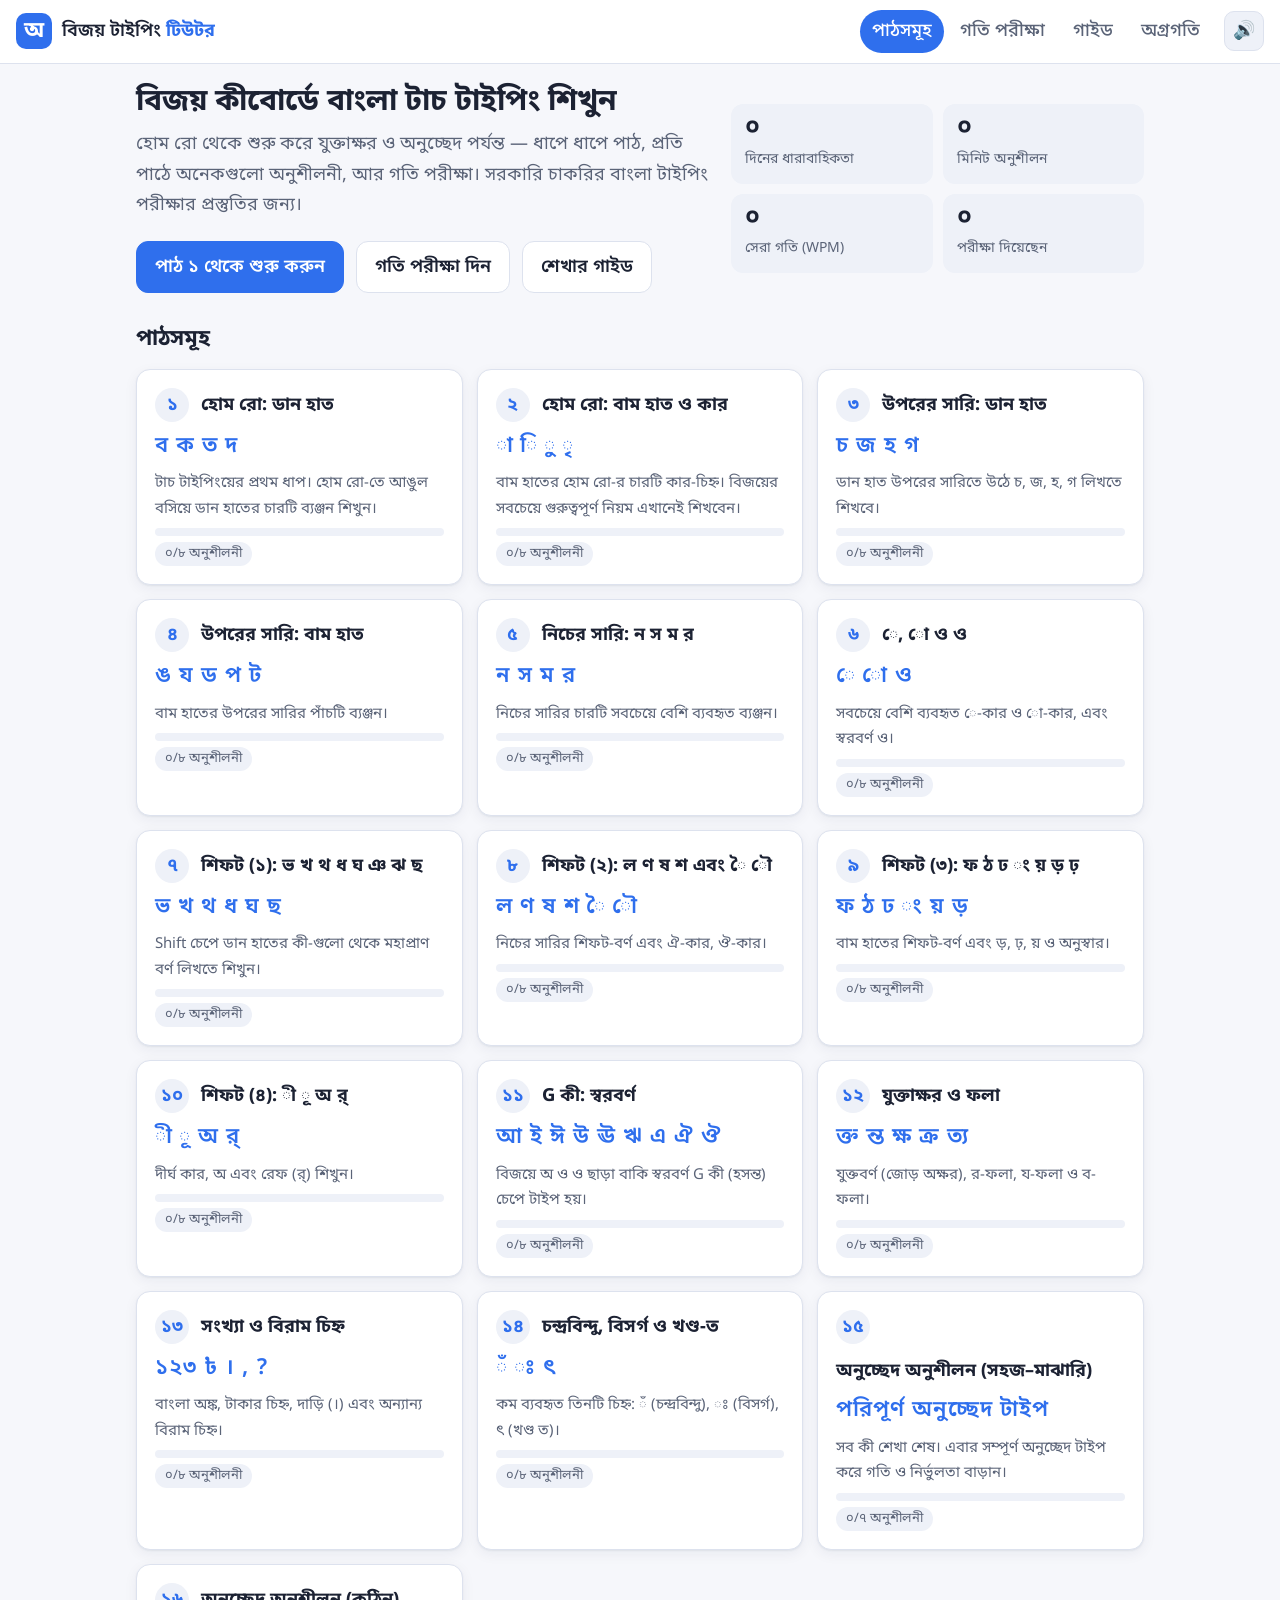
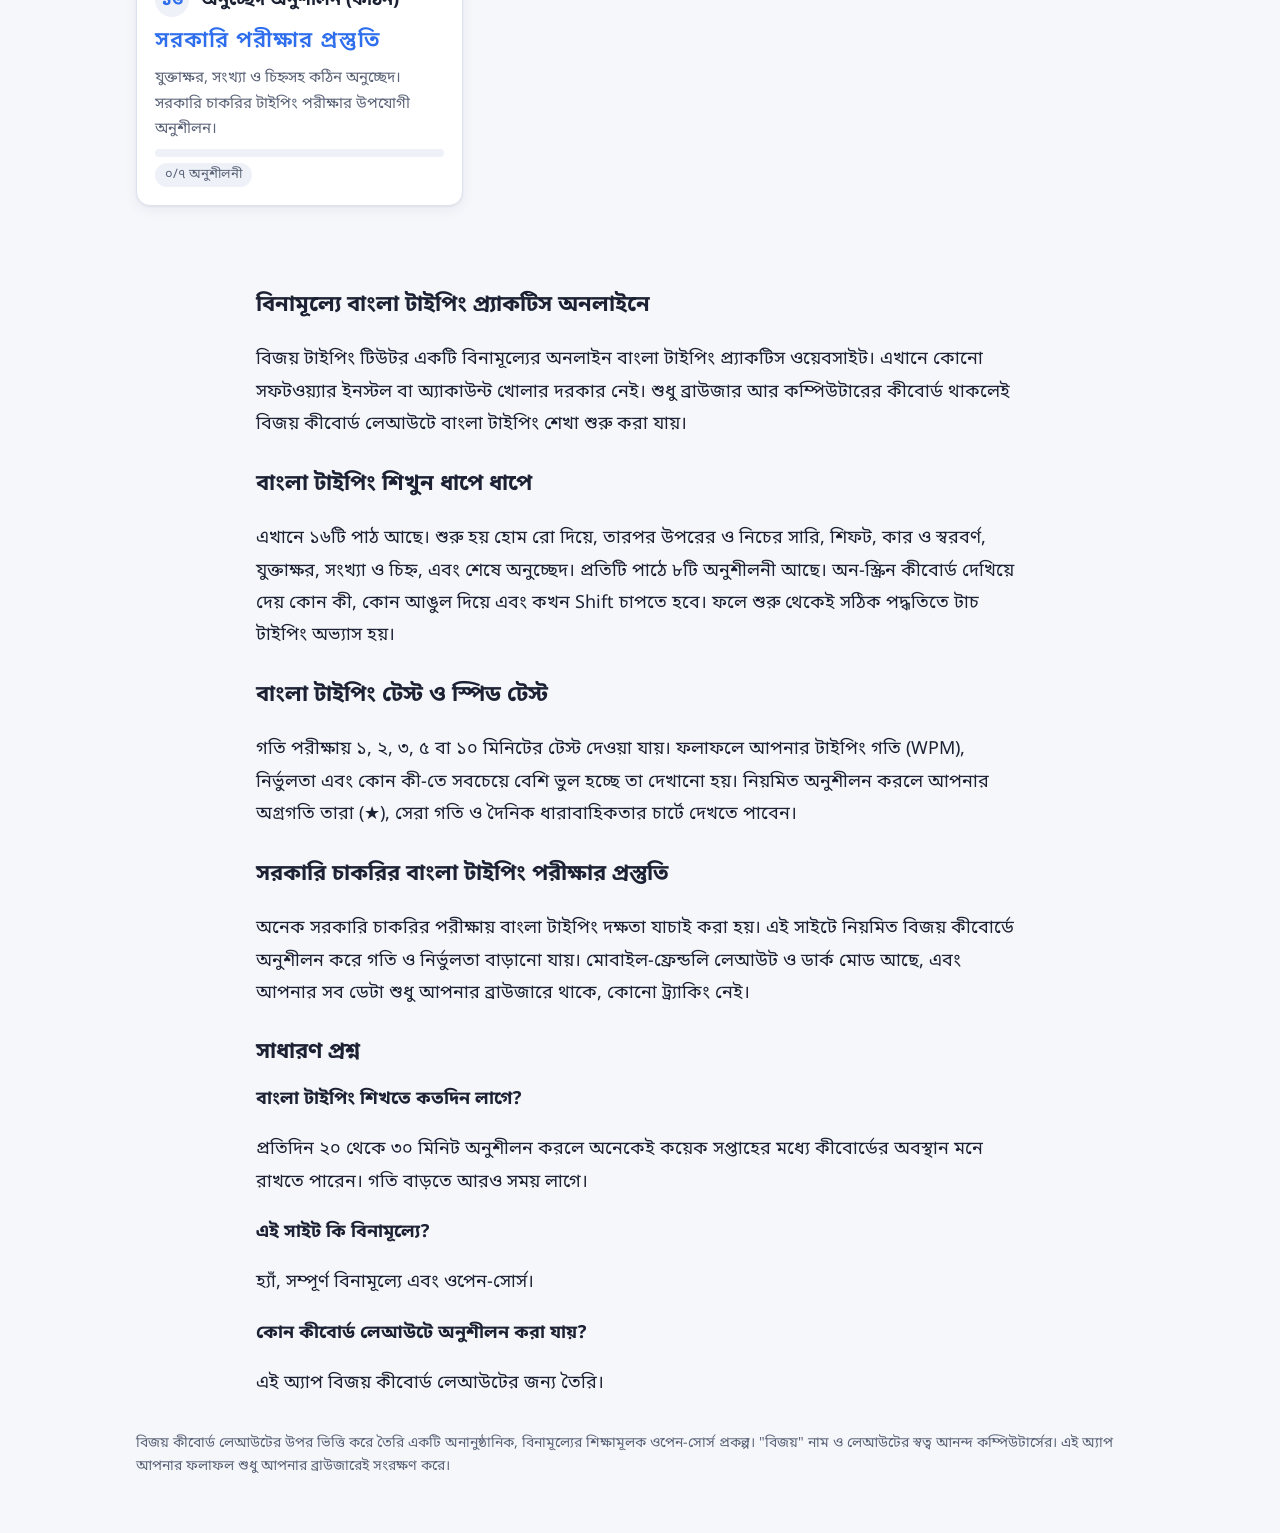
<file: index.html>
<!DOCTYPE html>
<html lang="bn">
<head>
  <meta charset="utf-8">
  <meta name="viewport" content="width=device-width, initial-scale=1">
  <title>বাংলা টাইপিং প্র্যাকটিস ও টেস্ট — বিজয় টাইপিং টিউটর (বিনামূল্যে)</title>
  <meta name="description" content="বিনামূল্যে বাংলা টাইপিং প্র্যাকটিস ও টাইপিং স্পিড টেস্ট। বিজয় কীবোর্ডে ধাপে ধাপে পাঠ, WPM পরীক্ষা ও সরকারি চাকরির বাংলা টাইপিং পরীক্ষার প্রস্তুতি। Bangla typing practice & test online.">
  <meta name="keywords" content="বাংলা টাইপিং, বাংলা টাইপিং প্র্যাকটিস, বাংলা টাইপিং টেস্ট, বিজয় টাইপিং, bangla typing practice, bangla typing test, bijoy typing">
  <meta name="theme-color" content="#2f6fed">
  <link rel="canonical" href="https://ismail-shikder.github.io/Bangla-touch-typing/">

  <!-- Open Graph (Facebook/WhatsApp share) -->
  <meta property="og:type" content="website">
  <meta property="og:title" content="বাংলা টাইপিং প্র্যাকটিস ও টেস্ট — বিজয় টাইপিং টিউটর">
  <meta property="og:description" content="বিনামূল্যে বিজয় কীবোর্ডে বাংলা টাইপিং শিখুন, গতি পরীক্ষা দিন।">
  <meta property="og:url" content="https://ismail-shikder.github.io/Bangla-touch-typing/">
  <meta property="og:locale" content="bn_BD">

  <!-- Google Search Console verification: paste the meta tag Google gives you here -->
  <!-- <meta name="google-site-verification" content="XXXXXXXX"> -->

  <script type="application/ld+json">
  {
    "@context": "https://schema.org",
    "@type": "WebApplication",
    "name": "বিজয় টাইপিং টিউটর",
    "alternateName": "Bijoy Typing Tutor",
    "url": "https://ismail-shikder.github.io/Bangla-touch-typing/",
    "applicationCategory": "EducationalApplication",
    "operatingSystem": "Any (web browser)",
    "inLanguage": "bn",
    "isAccessibleForFree": true,
    "offers": { "@type": "Offer", "price": "0", "priceCurrency": "BDT" },
    "author": { "@type": "Person", "name": "Ismail Shikder" },
    "description": "বিজয় কীবোর্ডে বাংলা টাচ টাইপিং শেখার বিনামূল্যের ওয়েব অ্যাপ।"
  }
  </script>

  <link rel="preconnect" href="https://fonts.googleapis.com">
  <link rel="preconnect" href="https://fonts.gstatic.com" crossorigin>
  <link href="https://fonts.googleapis.com/css2?family=Hind+Siliguri:wght@400;500;600;700&family=Noto+Sans+Bengali:wght@400;500;700&display=swap" rel="stylesheet">
  <link rel="stylesheet" href="style.css">
</head>
<body>
  <header class="topbar">
    <a class="brand" href="#/" aria-label="হোম">
      <span class="logo">অ</span>
      <span class="brand-text">বিজয় টাইপিং <b>টিউটর</b></span>
    </a>
    <nav class="nav" id="nav">
      <a href="#/" data-nav="home">পাঠসমূহ</a>
      <a href="#/test" data-nav="test">গতি পরীক্ষা</a>
      <a href="#/guide" data-nav="guide">গাইড</a>
      <a href="#/progress" data-nav="progress">অগ্রগতি</a>
    </nav>
    <button class="icon-btn" id="btn-sound" type="button" title="কী-এর শব্দ চালু/বন্ধ" aria-label="শব্দ চালু বা বন্ধ করুন">🔊</button>
  </header>

  <main id="app" class="container" tabindex="-1">
    <h1>বাংলা টাইপিং প্র্যাকটিস — বিজয় টাইপিং টিউটর</h1>
    <p class="loading">লোড হচ্ছে…</p>
  </main>

  <!-- Crawlable text content: Google needs real text, not only JavaScript -->
  <section class="seo-content" aria-label="বাংলা টাইপিং সম্পর্কে">
    <h2>বিনামূল্যে বাংলা টাইপিং প্র্যাকটিস অনলাইনে</h2>
    <p>
      বিজয় টাইপিং টিউটর একটি বিনামূল্যের অনলাইন বাংলা টাইপিং প্র্যাকটিস ওয়েবসাইট। এখানে কোনো সফটওয়্যার
      ইনস্টল বা অ্যাকাউন্ট খোলার দরকার নেই। শুধু ব্রাউজার আর কম্পিউটারের কীবোর্ড থাকলেই বিজয় কীবোর্ড
      লেআউটে বাংলা টাইপিং শেখা শুরু করা যায়।
    </p>

    <h2>বাংলা টাইপিং শিখুন ধাপে ধাপে</h2>
    <p>
      এখানে ১৬টি পাঠ আছে। শুরু হয় হোম রো দিয়ে, তারপর উপরের ও নিচের সারি, শিফট, কার ও স্বরবর্ণ,
      যুক্তাক্ষর, সংখ্যা ও চিহ্ন, এবং শেষে অনুচ্ছেদ। প্রতিটি পাঠে ৮টি অনুশীলনী আছে। অন-স্ক্রিন
      কীবোর্ড দেখিয়ে দেয় কোন কী, কোন আঙুল দিয়ে এবং কখন Shift চাপতে হবে। ফলে শুরু থেকেই সঠিক
      পদ্ধতিতে টাচ টাইপিং অভ্যাস হয়।
    </p>

    <h2>বাংলা টাইপিং টেস্ট ও স্পিড টেস্ট</h2>
    <p>
      গতি পরীক্ষায় ১, ২, ৩, ৫ বা ১০ মিনিটের টেস্ট দেওয়া যায়। ফলাফলে আপনার টাইপিং গতি (WPM),
      নির্ভুলতা এবং কোন কী-তে সবচেয়ে বেশি ভুল হচ্ছে তা দেখানো হয়। নিয়মিত অনুশীলন করলে আপনার
      অগ্রগতি তারা (★), সেরা গতি ও দৈনিক ধারাবাহিকতার চার্টে দেখতে পাবেন।
    </p>

    <h2>সরকারি চাকরির বাংলা টাইপিং পরীক্ষার প্রস্তুতি</h2>
    <p>
      অনেক সরকারি চাকরির পরীক্ষায় বাংলা টাইপিং দক্ষতা যাচাই করা হয়। এই সাইটে নিয়মিত বিজয়
      কীবোর্ডে অনুশীলন করে গতি ও নির্ভুলতা বাড়ানো যায়। মোবাইল-ফ্রেন্ডলি লেআউট ও ডার্ক মোড আছে,
      এবং আপনার সব ডেটা শুধু আপনার ব্রাউজারে থাকে, কোনো ট্র্যাকিং নেই।
    </p>

    <h2>সাধারণ প্রশ্ন</h2>
    <h3>বাংলা টাইপিং শিখতে কতদিন লাগে?</h3>
    <p>প্রতিদিন ২০ থেকে ৩০ মিনিট অনুশীলন করলে অনেকেই কয়েক সপ্তাহের মধ্যে কীবোর্ডের অবস্থান মনে রাখতে পারেন। গতি বাড়তে আরও সময় লাগে।</p>
    <h3>এই সাইট কি বিনামূল্যে?</h3>
    <p>হ্যাঁ, সম্পূর্ণ বিনামূল্যে এবং ওপেন-সোর্স।</p>
    <h3>কোন কীবোর্ড লেআউটে অনুশীলন করা যায়?</h3>
    <p>এই অ্যাপ বিজয় কীবোর্ড লেআউটের জন্য তৈরি।</p>
  </section>

  <footer class="footer">
    <p>
      বিজয় কীবোর্ড লেআউটের উপর ভিত্তি করে তৈরি একটি অনানুষ্ঠানিক, বিনামূল্যের শিক্ষামূলক ওপেন-সোর্স প্রকল্প।
      "বিজয়" নাম ও লেআউটের স্বত্ব আনন্দ কম্পিউটার্সের। এই অ্যাপ আপনার ফলাফল শুধু আপনার ব্রাউজারেই সংরক্ষণ করে।
    </p>
    <p class="footer-links" id="footer-links"></p>
  </footer>

  <noscript><p style="padding:2rem;text-align:center">এই অ্যাপ চালাতে JavaScript চালু থাকতে হবে।</p></noscript>

  <script src="layout.js"></script>
  <script src="converter.js"></script>
  <script src="words.js"></script>
  <script src="passages.js"></script>
  <script src="lessons.js"></script>
  <script src="app.js"></script>
</body>
</html>
</file>
<file: style.css>
:root {
  --bg: #f6f7fb;
  --surface: #ffffff;
  --surface-2: #eef1f8;
  --text: #1c2233;
  --muted: #5b6478;
  --border: #dde2ee;
  --primary: #2f6fed;
  --primary-ink: #ffffff;
  --good: #1a8a4a;
  --good-bg: #dff5e7;
  --bad: #c92a3a;
  --bad-bg: #fde3e6;
  --warn: #b36b00;
  --shadow: 0 1px 2px rgba(20, 30, 60, .06), 0 4px 14px rgba(20, 30, 60, .06);
  --f5: #fbd5e1; --f4: #fde0c2; --f3: #d3f0d5; --f2: #cfe0fb; --f1: #e3e6ee;
  --f5-ink: #6e1530; --f4-ink: #70400a; --f3-ink: #174d1f; --f2-ink: #163a78; --f1-ink: #3a4256;
  --radius: 14px;
}
@media (prefers-color-scheme: dark) {
  :root:not([data-theme="light"]) {
    --bg: #12151d; --surface: #1b2030; --surface-2: #232a3d; --text: #e8ebf4; --muted: #9aa3b8;
    --border: #2f3750; --primary: #6b9bff; --primary-ink: #0d1424;
    --good: #55d68a; --good-bg: #173a27; --bad: #ff7a86; --bad-bg: #432028; --warn: #f0b255;
    --shadow: 0 1px 2px rgba(0, 0, 0, .4), 0 4px 14px rgba(0, 0, 0, .35);
    --f5: #5a2538; --f4: #5b3b1b; --f3: #24472b; --f2: #25406e; --f1: #2e3548;
    --f5-ink: #ffd6e2; --f4-ink: #ffe0bd; --f3-ink: #cdeed2; --f2-ink: #d2e3ff; --f1-ink: #d6dbe8;
  }
}

* { box-sizing: border-box; }
html { -webkit-text-size-adjust: 100%; }
body {
  margin: 0; background: var(--bg); color: var(--text);
  font-family: "Noto Sans Bengali", "Hind Siliguri", "Kalpurush", "Nirmala UI", system-ui, sans-serif;
  font-size: 18px; line-height: 1.7;
}
a { color: var(--primary); }
button { font: inherit; cursor: pointer; }
:focus-visible { outline: 3px solid var(--primary); outline-offset: 2px; }
.container { max-width: 1040px; margin: 0 auto; padding: 20px 16px 48px; outline: none; }
.loading { text-align: center; color: var(--muted); padding: 48px 0; }

/* top bar */
.topbar {
  position: sticky; top: 0; z-index: 20; display: flex; align-items: center; gap: 12px;
  padding: 10px 16px; background: var(--surface); border-bottom: 1px solid var(--border);
}
.brand { display: flex; align-items: center; gap: 10px; text-decoration: none; color: var(--text); font-weight: 600; }
.logo {
  display: grid; place-items: center; width: 36px; height: 36px; border-radius: 10px;
  background: var(--primary); color: var(--primary-ink); font-size: 22px; font-weight: 700;
}
.brand-text b { color: var(--primary); }
.nav { display: flex; gap: 4px; margin-left: auto; flex-wrap: wrap; }
.nav a { padding: 6px 12px; border-radius: 999px; text-decoration: none; color: var(--muted); font-weight: 500; }
.nav a:hover { background: var(--surface-2); color: var(--text); }
.nav a.active { background: var(--primary); color: var(--primary-ink); }
.icon-btn { border: 1px solid var(--border); background: var(--surface-2); border-radius: 10px; width: 40px; height: 40px; font-size: 18px; }
@media (max-width: 640px) { .brand-text { display: none; } .nav { margin-left: 0; } }

.footer { max-width: 1040px; margin: 0 auto; padding: 0 16px 40px; color: var(--muted); font-size: 14px; }

/* typography & generic */
h1 { font-size: 30px; line-height: 1.25; margin: 0 0 8px; }
h2 { font-size: 22px; margin: 28px 0 10px; }
h3 { font-size: 18px; margin: 0 0 6px; }
.lead { color: var(--muted); margin: 0 0 20px; font-size: 18px; }
.card { background: var(--surface); border: 1px solid var(--border); border-radius: var(--radius); padding: 18px; box-shadow: var(--shadow); }
.muted { color: var(--muted); }
.row { display: flex; gap: 12px; flex-wrap: wrap; align-items: center; }
.spacer { flex: 1; }
.crumbs { font-size: 14px; color: var(--muted); margin-bottom: 8px; }
.crumbs a { color: var(--muted); }

.btn {
  display: inline-flex; align-items: center; gap: 8px; padding: 10px 18px; border-radius: 12px;
  border: 1px solid var(--border); background: var(--surface); color: var(--text); font-weight: 600; text-decoration: none;
}
.btn:hover { background: var(--surface-2); }
.btn.primary { background: var(--primary); border-color: var(--primary); color: var(--primary-ink); }
.btn.primary:hover { filter: brightness(1.08); }
.btn.danger { color: var(--bad); }
.btn.small { padding: 6px 12px; font-size: 14px; border-radius: 10px; }

/* hero */
.hero { display: grid; gap: 18px; grid-template-columns: 1.4fr 1fr; align-items: center; margin-bottom: 24px; }
@media (max-width: 760px) { .hero { grid-template-columns: 1fr; } }
.stat-grid { display: grid; grid-template-columns: repeat(2, 1fr); gap: 10px; }
.stat { background: var(--surface-2); border-radius: 12px; padding: 10px 14px; }
.stat b { display: block; font-size: 24px; line-height: 1.2; }
.stat span { color: var(--muted); font-size: 14px; }

/* lesson grid */
.lesson-grid { display: grid; grid-template-columns: repeat(auto-fill, minmax(290px, 1fr)); gap: 14px; }
.lesson-card { display: flex; flex-direction: column; gap: 6px; text-decoration: none; color: inherit; position: relative; }
.lesson-card:hover { border-color: var(--primary); }
.lesson-no {
  display: inline-grid; place-items: center; width: 34px; height: 34px; border-radius: 50%;
  background: var(--surface-2); font-weight: 700; color: var(--primary);
}
.lesson-card.done .lesson-no { background: var(--good-bg); color: var(--good); }
.lesson-sub { font-size: 22px; letter-spacing: 1px; color: var(--primary); font-weight: 600; }
.bar { height: 8px; background: var(--surface-2); border-radius: 99px; overflow: hidden; }
.bar > i { display: block; height: 100%; background: var(--primary); border-radius: 99px; }
.badge { display: inline-block; padding: 1px 10px; border-radius: 99px; background: var(--surface-2); color: var(--muted); font-size: 13px; }
.badge.good { background: var(--good-bg); color: var(--good); }
.stars { color: #e0a100; letter-spacing: 2px; white-space: nowrap; }
.stars .off { color: var(--border); }

/* tips list */
.tips { margin: 0; padding-left: 22px; }
.tips li { margin-bottom: 8px; }
.chips { display: flex; flex-wrap: wrap; gap: 8px; margin: 10px 0 0; }
.chip { font-size: 24px; padding: 2px 14px; border-radius: 10px; background: var(--surface-2); border: 1px solid var(--border); }

/* exercise list */
.ex-list { display: grid; gap: 10px; }
.ex-item { display: flex; align-items: center; gap: 12px; padding: 12px 14px; }
.ex-no { width: 30px; height: 30px; border-radius: 50%; display: grid; place-items: center; background: var(--surface-2); font-weight: 700; flex: none; }
.ex-item.passed .ex-no { background: var(--good-bg); color: var(--good); }
.ex-body { flex: 1; min-width: 0; }
.ex-body small { color: var(--muted); display: block; }

/* typing area */
.typing-wrap { display: grid; gap: 14px; }
.hud { display: flex; flex-wrap: wrap; gap: 10px; }
.hud .stat { min-width: 96px; flex: 1; text-align: center; }
.hud .stat b { font-size: 22px; }
.text-box {
  --tsize: 40px;
  font-family: "Noto Sans Bengali", "Hind Siliguri", "Kalpurush", "Nirmala UI", "Vrinda", system-ui, sans-serif;
  font-size: var(--tsize); font-weight: 500; line-height: 1.75; letter-spacing: 0; color: var(--text);
  padding: 12px 22px; border-radius: var(--radius);
  background: var(--surface); border: 2px solid var(--border); height: calc(var(--tsize) * 1.75 * 3 + 24px);
  overflow: hidden; position: relative;
  user-select: none; word-break: keep-all; overflow-wrap: anywhere; scroll-behavior: smooth;
  text-rendering: optimizeLegibility;
}
@media (max-width: 640px) { .text-box { padding: 10px 14px; } }
.text-box.active { border-color: var(--primary); }
.u { border-radius: 6px; padding: 0 1px; white-space: pre-wrap; }
.u { padding: 2px 1px; }
.u.done { color: var(--good); }
.u.fix { color: var(--warn); background: color-mix(in srgb, var(--warn) 14%, transparent); }
.u.cur { background: var(--primary); color: var(--primary-ink); font-weight: 700; box-shadow: 0 0 0 3px color-mix(in srgb, var(--primary) 35%, transparent); }
.u.cur.err { background: var(--bad); color: #fff; animation: shake .25s; }
@keyframes shake { 25% { transform: translateX(-3px); } 75% { transform: translateX(3px); } }
.start-hint { text-align: center; color: var(--muted); margin: -4px 0 0; min-height: 1.6em; }

.hint-panel { display: flex; gap: 16px; align-items: center; flex-wrap: wrap; padding: 12px 16px; }
.hint-cur { font-size: 64px; line-height: 1.3; min-width: 110px; text-align: center; font-weight: 600; color: var(--primary); }
.hint-steps { display: flex; gap: 8px; align-items: center; flex-wrap: wrap; }
.kcap {
  display: inline-grid; place-items: center; min-width: 40px; height: 40px; padding: 0 10px; border-radius: 9px;
  border: 1px solid var(--border); border-bottom-width: 3px; background: var(--surface-2); font-weight: 700; font-size: 18px;
}
.kcap.now { background: var(--primary); color: var(--primary-ink); border-color: var(--primary); }
.kcap.done { opacity: .45; }
.kcap small { font-weight: 500; font-size: 12px; margin-left: 4px; opacity: .8; }
.plus { color: var(--muted); }
.hint-finger { color: var(--muted); font-size: 15px; flex-basis: 100%; }

/* on-screen keyboard */
.kb { display: grid; gap: 5px; padding: 12px; background: var(--surface); border: 1px solid var(--border); border-radius: var(--radius); user-select: none; }
.kb-row { display: flex; gap: 5px; }
.key {
  position: relative; min-width: 0; height: 66px; border-radius: 8px; border: 1px solid var(--border); border-bottom-width: 3px;
  background: var(--f1); color: var(--f1-ink); display: grid; place-items: center; font-size: 18px; line-height: 1;
  transition: transform .06s, background .1s;
}
.key.f-5 { background: var(--f5); color: var(--f5-ink); }
.key.f-4 { background: var(--f4); color: var(--f4-ink); }
.key.f-3 { background: var(--f3); color: var(--f3-ink); }
.key.f-2 { background: var(--f2); color: var(--f2-ink); }
.key.f-1 { background: var(--f1); color: var(--f1-ink); }
.key.key-gap { background: transparent; border-color: transparent; font-size: 11px; color: var(--muted); }
.key.mod { background: var(--surface-2); color: var(--muted); font-size: 12px; }
.key .k-nm { font-weight: 700; font-size: 26px; }
.key .k-sh { position: absolute; top: 3px; left: 6px; font-size: 17px; font-weight: 600; opacity: .9; }
.key .k-en { position: absolute; bottom: 2px; right: 5px; font-size: 9px; opacity: .55; font-family: system-ui, sans-serif; }
.key.is-new { outline: 3px dashed var(--primary); outline-offset: -2px; }
.key.dim { opacity: .35; }
.key.target { background: var(--primary) !important; color: var(--primary-ink) !important; border-color: var(--primary); transform: translateY(1px); box-shadow: 0 0 0 4px color-mix(in srgb, var(--primary) 30%, transparent); }
.key.target-shift { background: var(--primary) !important; color: var(--primary-ink) !important; }
.key.pressed-ok { background: var(--good) !important; color: #fff !important; }
.key.pressed-bad { background: var(--bad) !important; color: #fff !important; }
.kb-compact .key { height: 54px; font-size: 15px; }
.kb-compact .key .k-nm { font-size: 22px; }
.kb-compact .key .k-sh { font-size: 15px; }
@media (max-width: 760px) {
  .kb { padding: 6px; gap: 3px; } .kb-row { gap: 3px; }
  .key { height: 44px; font-size: 12px; border-radius: 5px; }
  .key .k-nm { font-size: 17px; } .key .k-sh { font-size: 11px; top: 1px; left: 3px; } .key .k-en { display: none; }
}
.legend { display: flex; flex-wrap: wrap; gap: 8px 14px; font-size: 14px; color: var(--muted); }
.legend i { display: inline-block; width: 14px; height: 14px; border-radius: 4px; margin-right: 5px; vertical-align: -2px; border: 1px solid var(--border); }

/* result */
.result { text-align: center; padding: 26px 18px; }
.result h2 { margin-top: 0; font-size: 28px; }
.result .big { font-size: 56px; font-weight: 700; color: var(--primary); line-height: 1.1; }
.result-grid { display: grid; grid-template-columns: repeat(auto-fit, minmax(130px, 1fr)); gap: 10px; margin: 18px 0; }
.pass { color: var(--good); } .failc { color: var(--bad); }
.missed { display: flex; gap: 8px; flex-wrap: wrap; justify-content: center; margin-top: 6px; }
.missed span { background: var(--bad-bg); color: var(--bad); border-radius: 8px; padding: 2px 10px; font-size: 18px; font-weight: 600; }

/* forms */
.opt-group { display: flex; gap: 8px; flex-wrap: wrap; }
.opt { padding: 8px 16px; border-radius: 999px; border: 1px solid var(--border); background: var(--surface); font-weight: 600; color: var(--text); }
.opt[aria-pressed="true"] { background: var(--primary); color: var(--primary-ink); border-color: var(--primary); }
.field { margin: 18px 0; }
.field > label, .field > .lbl { display: block; font-weight: 600; margin-bottom: 8px; }
.check { display: flex; align-items: center; gap: 8px; }
.check input { width: 18px; height: 18px; }

/* tables */
table { width: 100%; border-collapse: collapse; }
th, td { text-align: left; padding: 8px 10px; border-bottom: 1px solid var(--border); }
th { color: var(--muted); font-weight: 600; font-size: 14px; }
.table-wrap { overflow-x: auto; }
.chart { width: 100%; height: 180px; }
.chart text { fill: var(--muted); font-size: 11px; }
.chart .bar-r { fill: var(--primary); }
.chart .grid { stroke: var(--border); }

.notice { padding: 12px 16px; border-radius: 12px; background: color-mix(in srgb, var(--warn) 14%, var(--surface)); border: 1px solid color-mix(in srgb, var(--warn) 40%, var(--border)); }
.guide-box code, code.k { background: var(--surface-2); padding: 1px 7px; border-radius: 6px; font-size: .92em; }
.rule-table td:first-child { font-size: 22px; white-space: nowrap; }
.hidden { display: none !important; }
.sr-only { position: absolute; width: 1px; height: 1px; overflow: hidden; clip: rect(0 0 0 0); }
@media (prefers-reduced-motion: reduce) { * { animation: none !important; transition: none !important; scroll-behavior: auto !important; } }
@media print { .topbar, .footer { display: none; } }

.seo-content { max-width: 800px; margin: 2rem auto; padding: 0 1rem; line-height: 1.8; }
.seo-content h2 { margin-top: 1.5rem; }
</file>
